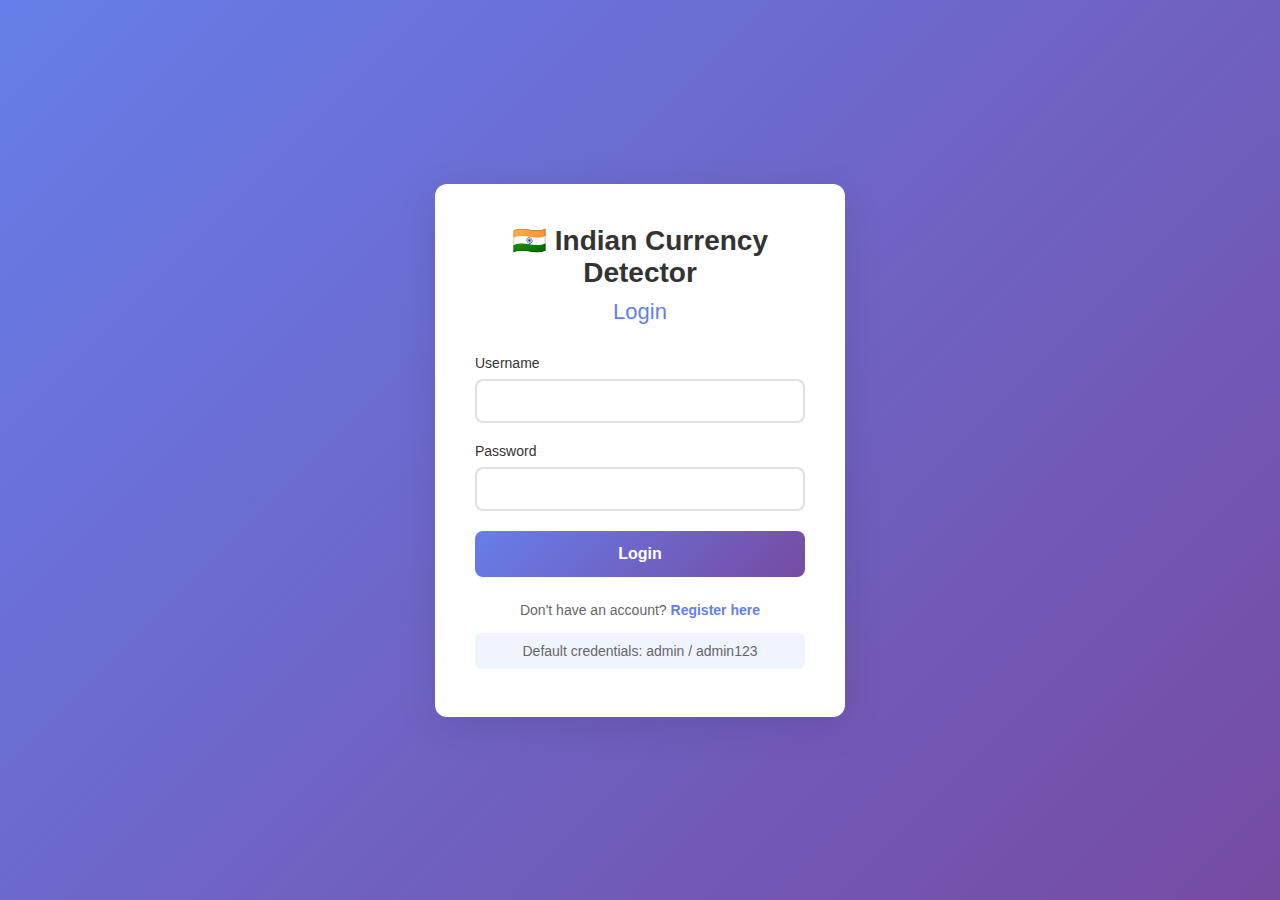
<file: static/login.html>
<!DOCTYPE html>
<html lang="en">
<head>
    <meta charset="UTF-8">
    <meta name="viewport" content="width=device-width, initial-scale=1.0">
    <title>Login - Indian Currency Detector</title>
    <link rel="stylesheet" href="/static/auth-style.css">
</head>
<body>
    <div class="auth-container">
        <div class="auth-card">
            <div class="auth-header">
                <h1>🇮🇳 Indian Currency Detector</h1>
                <h2>Login</h2>
            </div>
            
            <form id="loginForm">
                <div class="form-group">
                    <label for="username">Username</label>
                    <input type="text" id="username" name="username" required autocomplete="username">
                </div>
                
                <div class="form-group">
                    <label for="password">Password</label>
                    <input type="password" id="password" name="password" required autocomplete="current-password">
                </div>
                
                <div id="errorMessage" class="error-message"></div>
                
                <button type="submit" class="auth-button">Login</button>
            </form>
            
            <div class="auth-footer">
                <p>Don't have an account? <a href="/register">Register here</a></p>
                <p class="default-creds">Default credentials: admin / admin123</p>
            </div>
        </div>
    </div>
    
    <script>
        document.getElementById('loginForm').addEventListener('submit', async (e) => {
            e.preventDefault();
            
            const formData = new FormData(e.target);
            const errorMessage = document.getElementById('errorMessage');
            errorMessage.textContent = '';
            
            try {
                const response = await fetch('/api/login', {
                    method: 'POST',
                    body: formData
                });
                
                if (response.ok) {
                    window.location.href = '/';
                } else {
                    const error = await response.json();
                    errorMessage.textContent = error.detail || 'Login failed';
                }
            } catch (error) {
                errorMessage.textContent = 'An error occurred. Please try again.';
            }
        });
    </script>
</body>
</html>
</file>
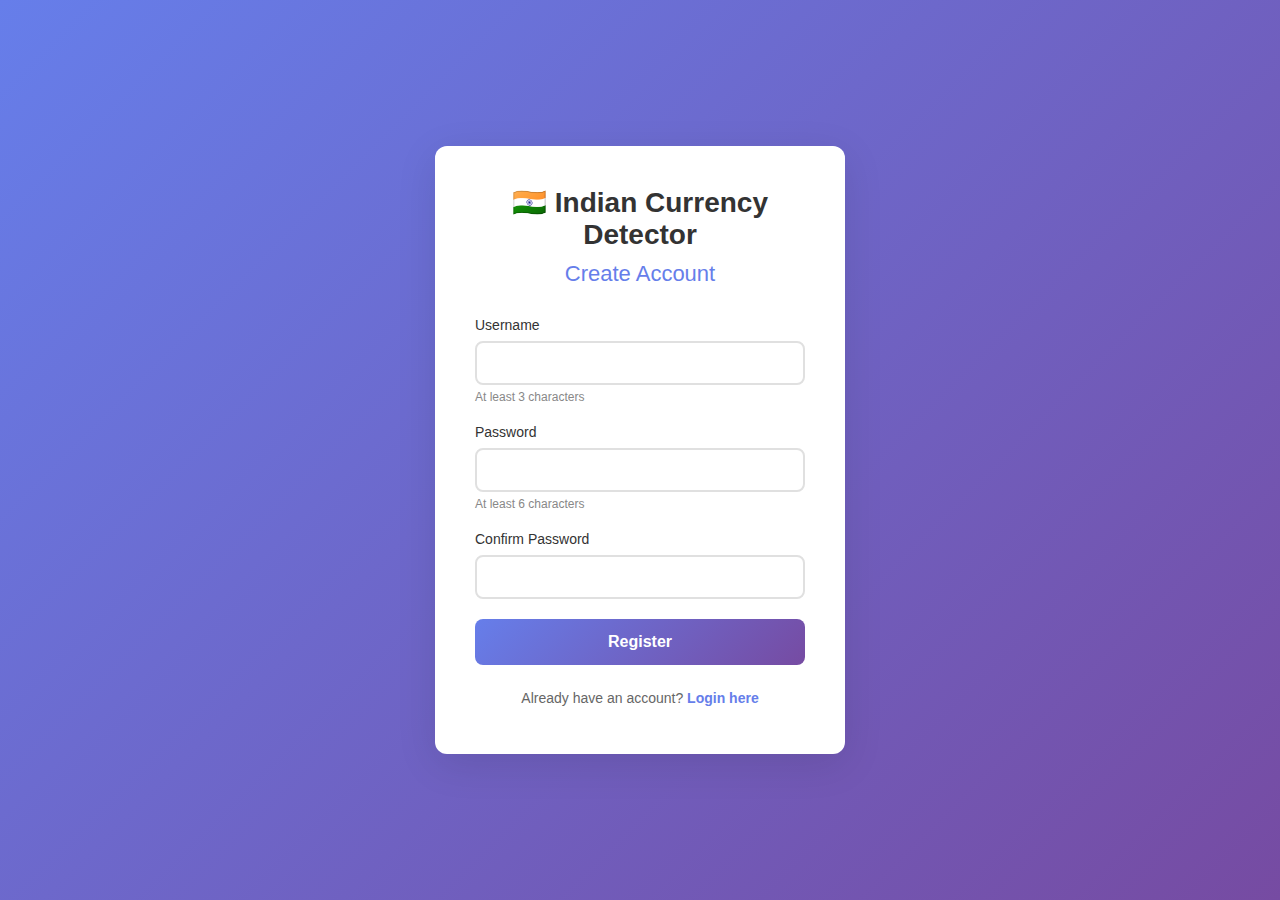
<file: static/register.html>
<!DOCTYPE html>
<html lang="en">
<head>
    <meta charset="UTF-8">
    <meta name="viewport" content="width=device-width, initial-scale=1.0">
    <title>Register - Indian Currency Detector</title>
    <link rel="stylesheet" href="/static/auth-style.css">
</head>
<body>
    <div class="auth-container">
        <div class="auth-card">
            <div class="auth-header">
                <h1>🇮🇳 Indian Currency Detector</h1>
                <h2>Create Account</h2>
            </div>
            
            <form id="registerForm">
                <div class="form-group">
                    <label for="username">Username</label>
                    <input type="text" id="username" name="username" required minlength="3" autocomplete="username">
                    <small>At least 3 characters</small>
                </div>
                
                <div class="form-group">
                    <label for="password">Password</label>
                    <input type="password" id="password" name="password" required minlength="6" autocomplete="new-password">
                    <small>At least 6 characters</small>
                </div>
                
                <div class="form-group">
                    <label for="confirmPassword">Confirm Password</label>
                    <input type="password" id="confirmPassword" name="confirmPassword" required autocomplete="new-password">
                </div>
                
                <div id="errorMessage" class="error-message"></div>
                
                <button type="submit" class="auth-button">Register</button>
            </form>
            
            <div class="auth-footer">
                <p>Already have an account? <a href="/login">Login here</a></p>
            </div>
        </div>
    </div>
    
    <script>
        document.getElementById('registerForm').addEventListener('submit', async (e) => {
            e.preventDefault();
            
            const formData = new FormData(e.target);
            const password = formData.get('password');
            const confirmPassword = formData.get('confirmPassword');
            const errorMessage = document.getElementById('errorMessage');
            errorMessage.textContent = '';
            
            if (password !== confirmPassword) {
                errorMessage.textContent = 'Passwords do not match';
                return;
            }
            
            formData.delete('confirmPassword');
            
            try {
                const response = await fetch('/api/register', {
                    method: 'POST',
                    body: formData
                });
                
                if (response.ok) {
                    window.location.href = '/';
                } else {
                    const error = await response.json();
                    errorMessage.textContent = error.detail || 'Registration failed';
                }
            } catch (error) {
                errorMessage.textContent = 'An error occurred. Please try again.';
            }
        });
    </script>
</body>
</html>
</file>
<file: static/auth-style.css>
* {
    margin: 0;
    padding: 0;
    box-sizing: border-box;
}

body {
    font-family: 'Segoe UI', Tahoma, Geneva, Verdana, sans-serif;
    background: linear-gradient(135deg, #667eea 0%, #764ba2 100%);
    min-height: 100vh;
    display: flex;
    justify-content: center;
    align-items: center;
}

.auth-container {
    width: 100%;
    max-width: 450px;
    padding: 20px;
}

.auth-card {
    background: white;
    border-radius: 12px;
    box-shadow: 0 10px 40px rgba(0, 0, 0, 0.1);
    padding: 40px;
}

.auth-header {
    text-align: center;
    margin-bottom: 30px;
}

.auth-header h1 {
    font-size: 28px;
    color: #333;
    margin-bottom: 10px;
}

.auth-header h2 {
    font-size: 22px;
    color: #667eea;
    font-weight: 500;
}

.form-group {
    margin-bottom: 20px;
}

.form-group label {
    display: block;
    margin-bottom: 8px;
    color: #333;
    font-weight: 500;
    font-size: 14px;
}

.form-group input {
    width: 100%;
    padding: 12px 15px;
    border: 2px solid #e0e0e0;
    border-radius: 8px;
    font-size: 14px;
    transition: all 0.3s ease;
}

.form-group input:focus {
    outline: none;
    border-color: #667eea;
    box-shadow: 0 0 0 3px rgba(102, 126, 234, 0.1);
}

.form-group small {
    display: block;
    margin-top: 5px;
    color: #888;
    font-size: 12px;
}

.error-message {
    color: #e74c3c;
    background: #ffeaea;
    padding: 12px;
    border-radius: 8px;
    margin-bottom: 15px;
    font-size: 14px;
    display: none;
}

.error-message:not(:empty) {
    display: block;
}

.auth-button {
    width: 100%;
    padding: 14px;
    background: linear-gradient(135deg, #667eea 0%, #764ba2 100%);
    color: white;
    border: none;
    border-radius: 8px;
    font-size: 16px;
    font-weight: 600;
    cursor: pointer;
    transition: all 0.3s ease;
}

.auth-button:hover {
    transform: translateY(-2px);
    box-shadow: 0 5px 15px rgba(102, 126, 234, 0.3);
}

.auth-button:active {
    transform: translateY(0);
}

.auth-footer {
    text-align: center;
    margin-top: 25px;
}

.auth-footer p {
    color: #666;
    font-size: 14px;
    margin-bottom: 8px;
}

.auth-footer a {
    color: #667eea;
    text-decoration: none;
    font-weight: 600;
    transition: color 0.3s ease;
}

.auth-footer a:hover {
    color: #764ba2;
}

.default-creds {
    background: #f0f4ff;
    padding: 10px;
    border-radius: 6px;
    margin-top: 15px;
    color: #667eea;
    font-size: 13px;
    font-weight: 500;
}
</file>
